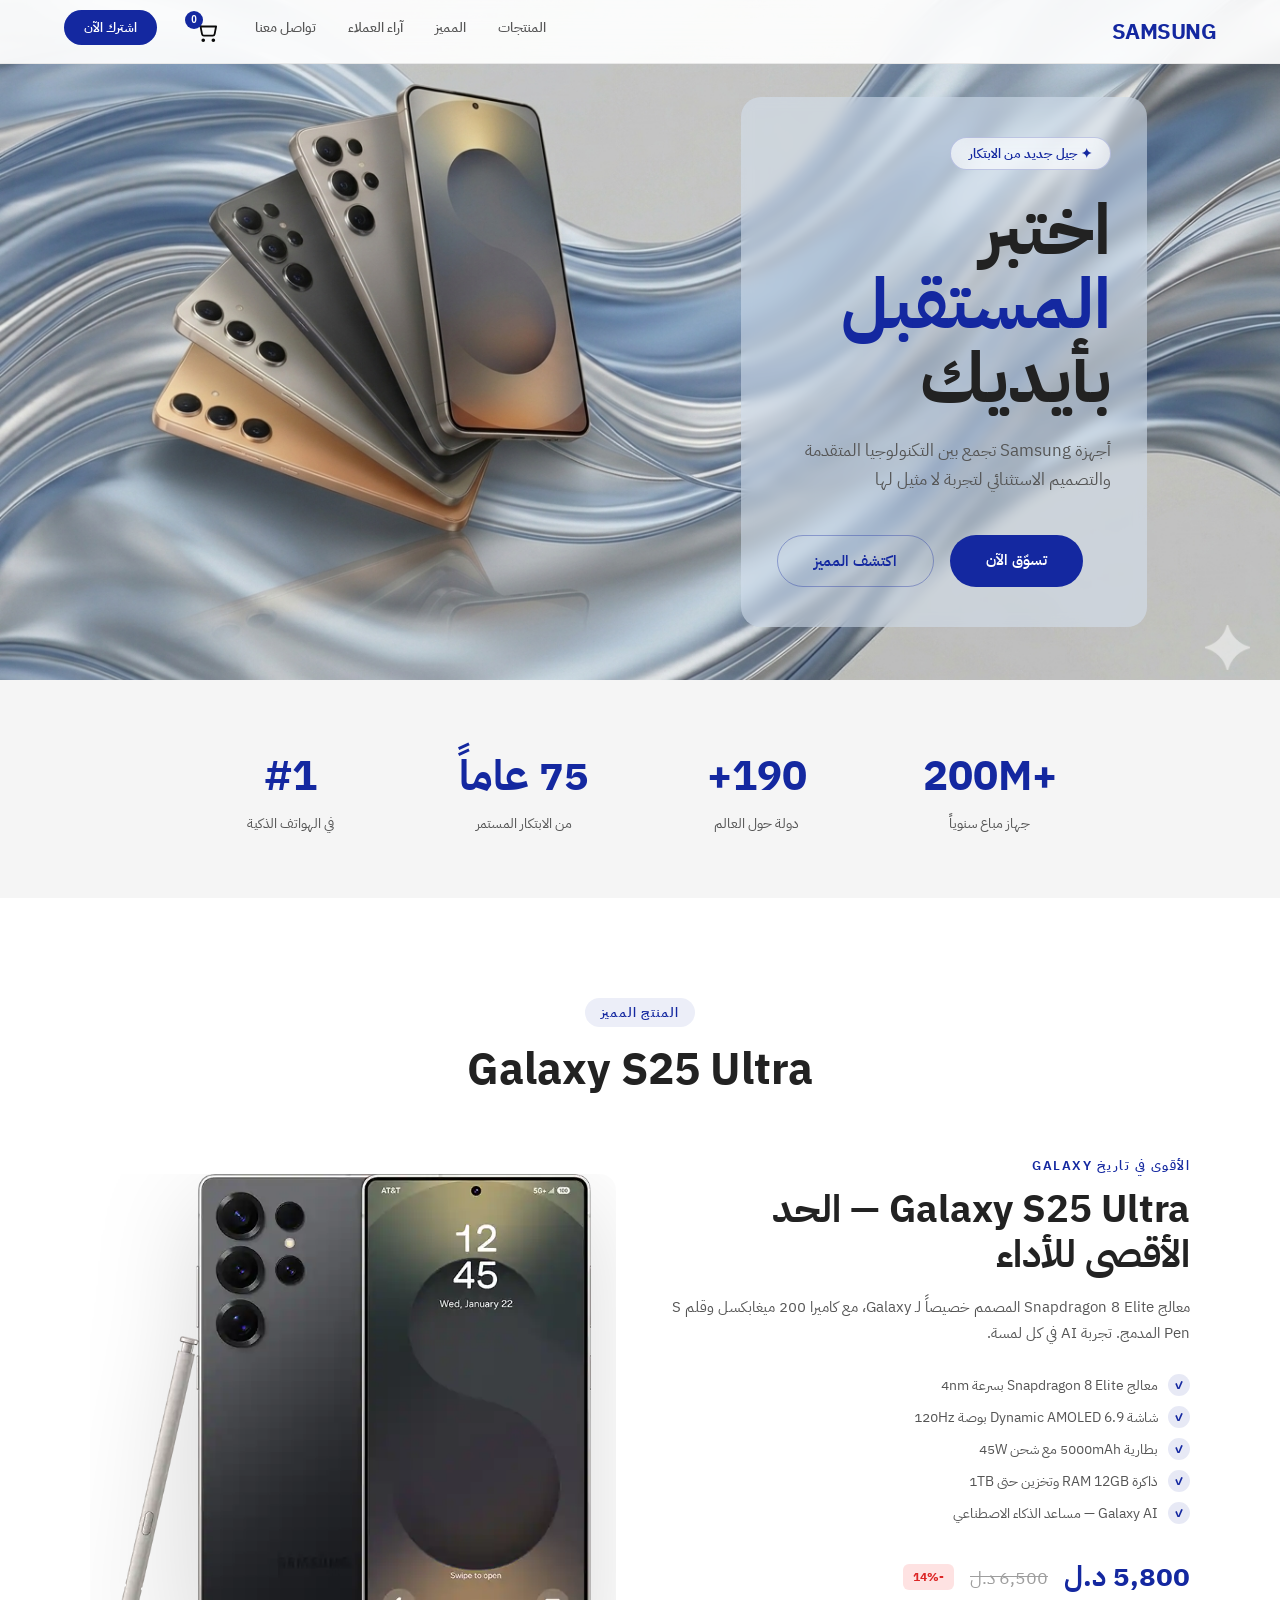
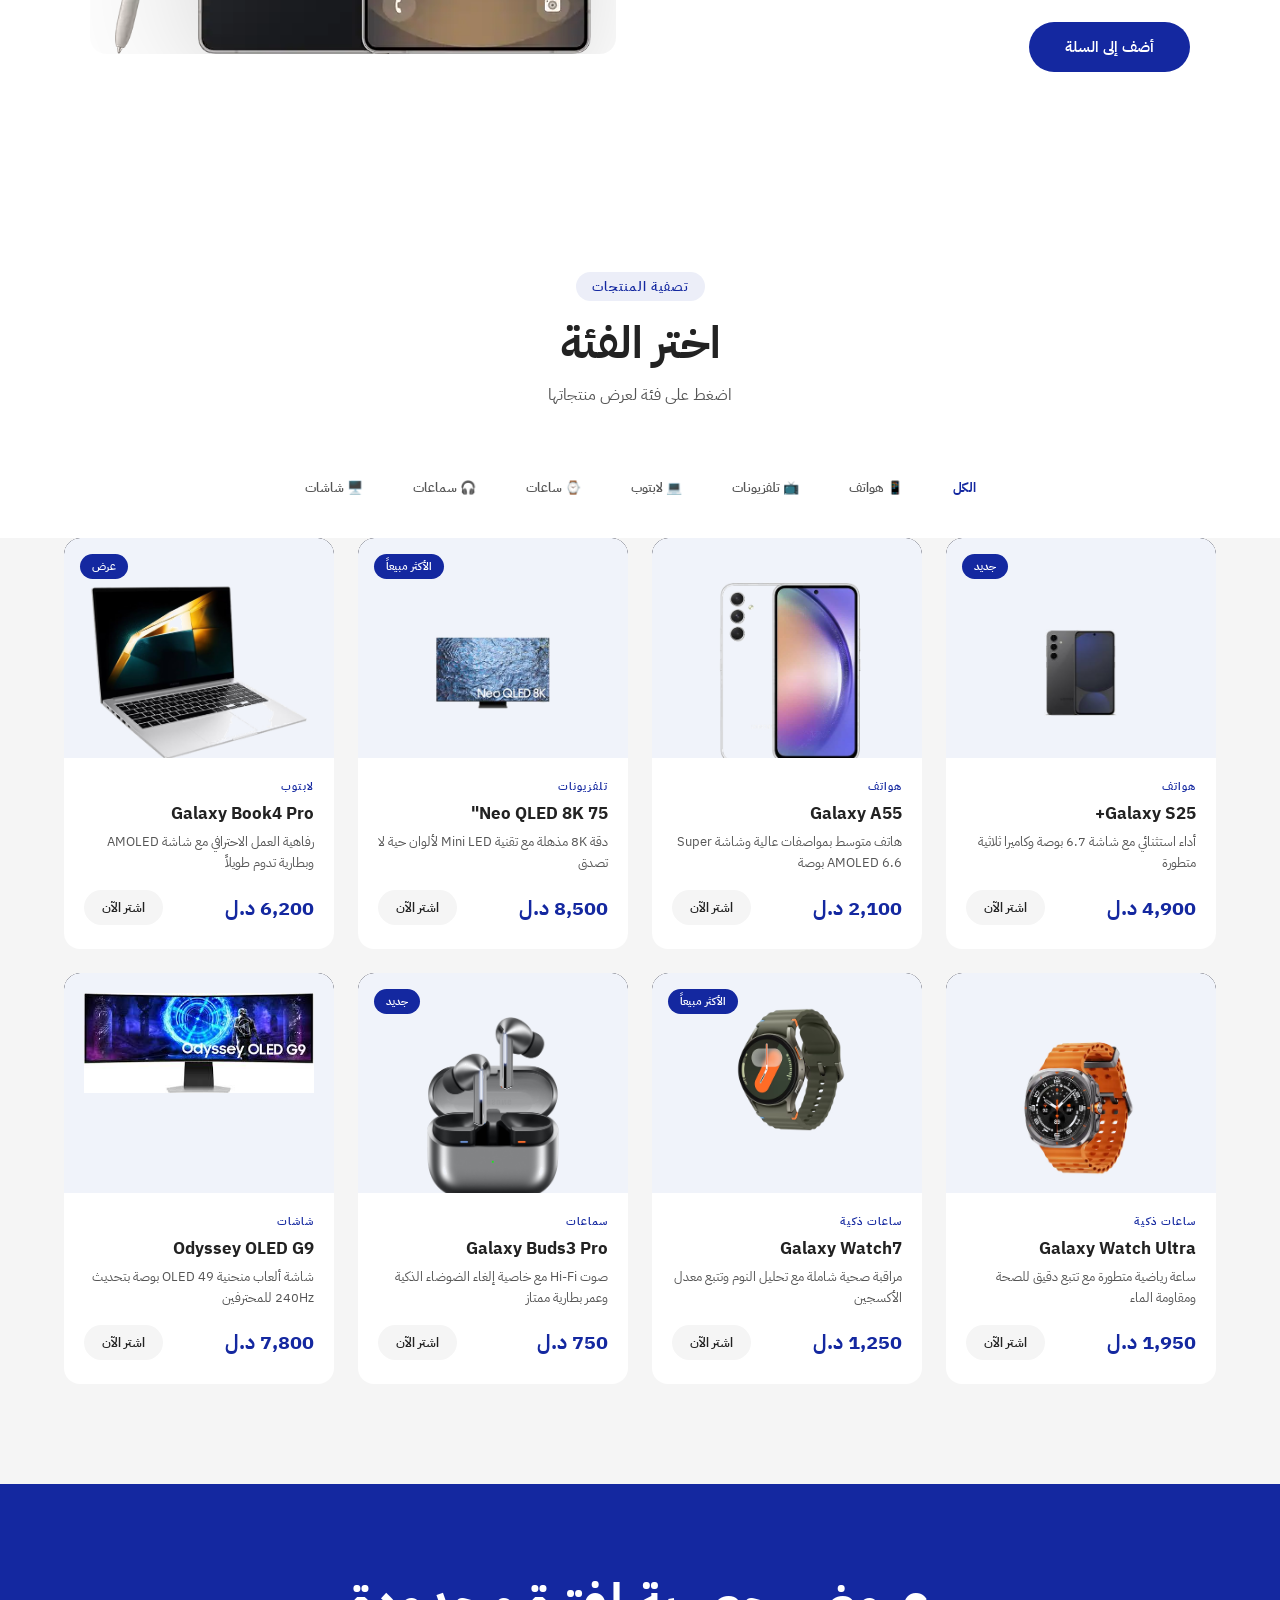
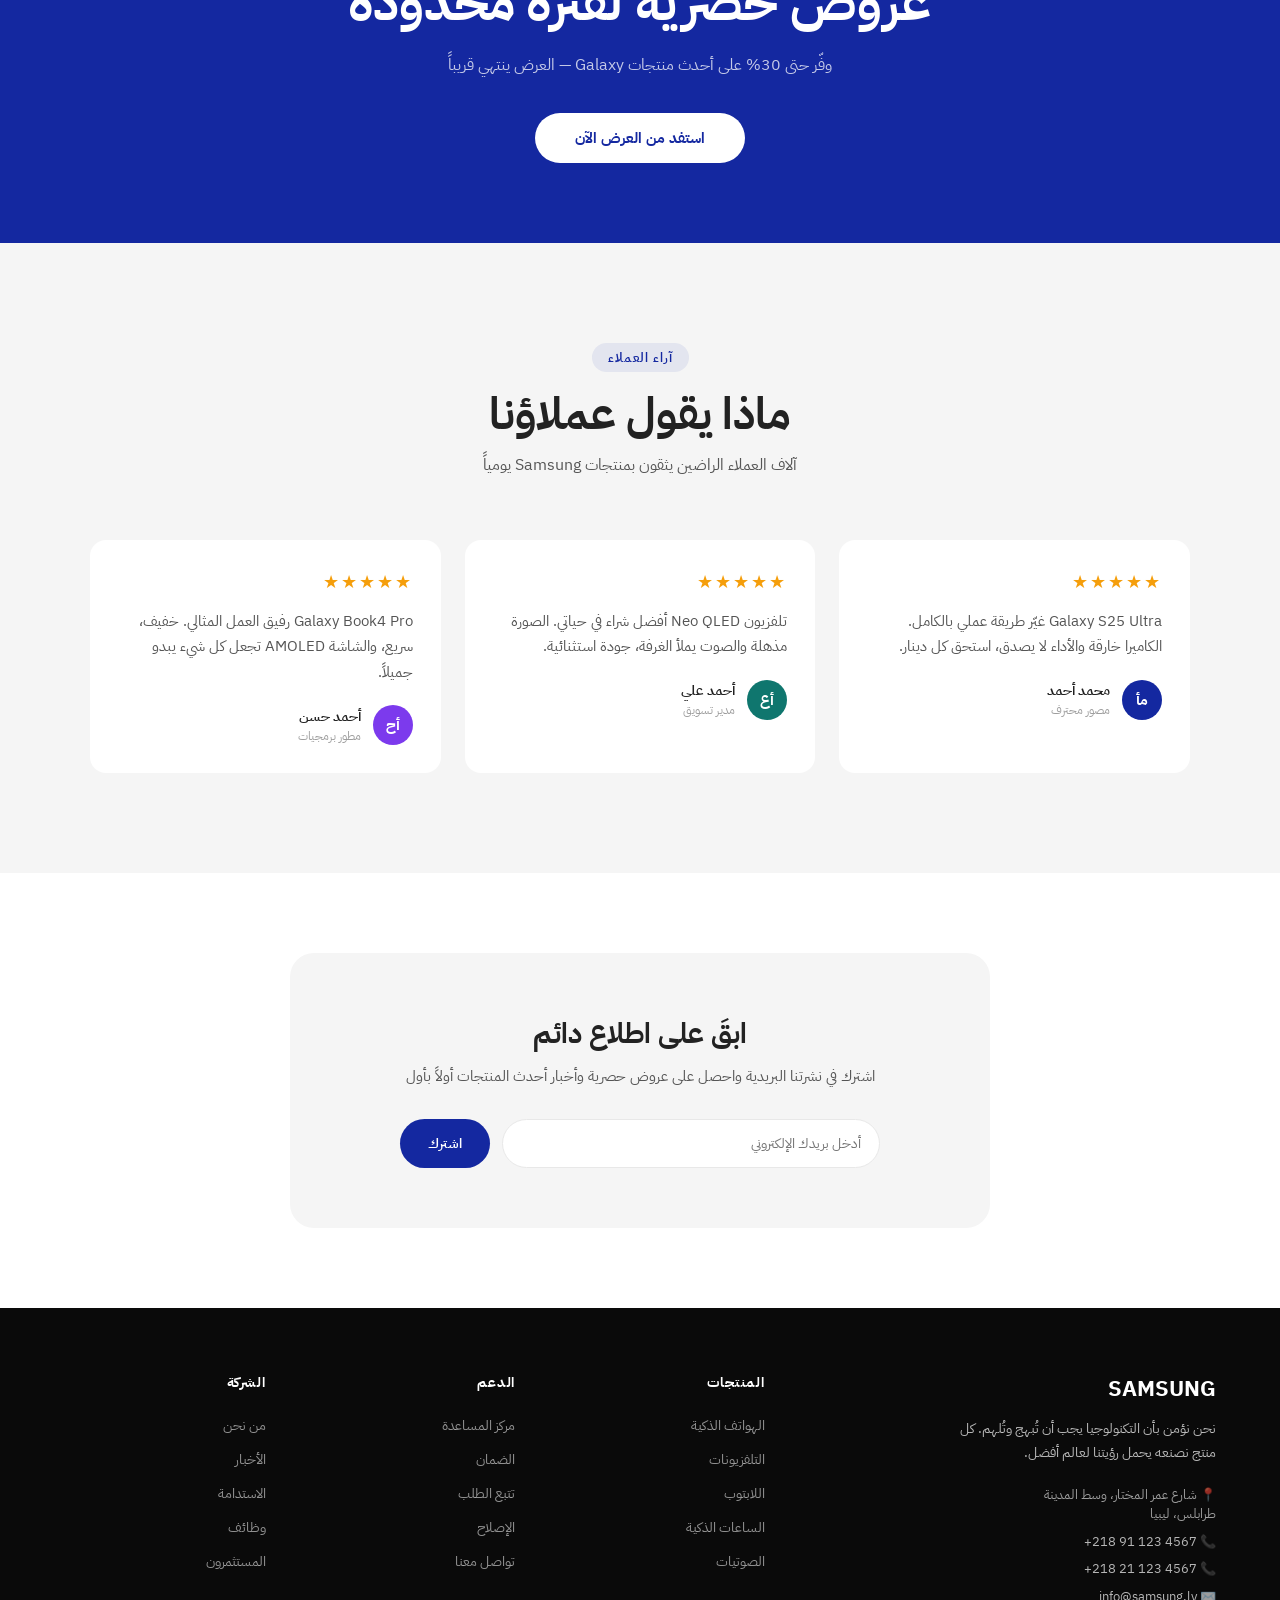
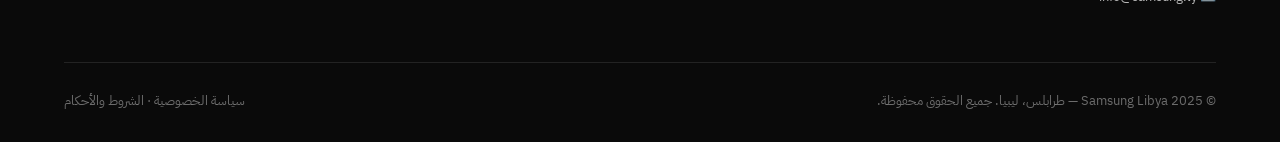
<file: index.html>
<!DOCTYPE html>
<html lang="ar" dir="rtl">
<head>
  <meta charset="UTF-8">
  <meta name="viewport" content="width=device-width, initial-scale=1.0">
  <meta name="description" content="سامسونج - اكتشف أحدث منتجات Samsung من هواتف وتلفزيونات وأجهزة منزلية">
  <meta name="keywords" content="Samsung, سامسونج, هواتف, تلفزيون, أجهزة">
  <meta name="author" content="Samsung Store">
  <title>Samsung - اكتشف الابتكار</title>
  <link rel="preconnect" href="https://fonts.googleapis.com">
  <link href="https://fonts.googleapis.com/css2?family=IBM+Plex+Sans+Arabic:wght@300;400;500;600;700&display=swap" rel="stylesheet">
  <link rel="stylesheet" href="style.css">
</head>
<body>

  <!-- NAVBAR -->
  <nav>
    <a href="#" class="nav-logo">SAMSUNG</a>
    <ul class="nav-links">
      <li><a href="#products">المنتجات</a></li>
      <li><a href="#featured">المميز</a></li>
      <li><a href="#testimonials">آراء العملاء</a></li>
      <li><a href="contact.html" target="_blank">تواصل معنا</a></li>
      <li>
        <button class="cart-btn" onclick="toggleCart()">
          <svg xmlns="http://www.w3.org/2000/svg" width="22" height="22" viewBox="0 0 24 24" fill="none" stroke="currentColor" stroke-width="2" stroke-linecap="round" stroke-linejoin="round">
            <circle cx="9" cy="21" r="1"/><circle cx="20" cy="21" r="1"/>
            <path d="M1 1h4l2.68 13.39a2 2 0 0 0 2 1.61h9.72a2 2 0 0 0 2-1.61L23 6H6"/>
          </svg>
          <span class="cart-count" id="cart-count">0</span>
        </button>
      </li>
      <li><a href="#newsletter" class="nav-cta">اشترك الآن</a></li>
    </ul>
  </nav>

  <!-- HERO -->
  <section class="hero">
    <img src="2.png" alt="" class="hero-bg-full" />
    <div class="hero-inner">
      <div class="hero-content">
        <span class="hero-badge">✦ جيل جديد من الابتكار</span>
        <h1>اختبر <span>المستقبل</span><br>بأيديك</h1>
        <p>أجهزة Samsung تجمع بين التكنولوجيا المتقدمة والتصميم الاستثنائي لتجربة لا مثيل لها</p>
        <div class="hero-buttons">
          <a href="#products" class="btn-primary">تسوّق الآن</a>
          <a href="#featured" class="btn-outline">اكتشف المميز</a>
        </div>
      </div>
    </div>
  </section>

  <!-- STATS -->
  <div class="stats">
    <div class="stats-grid">
      <div class="stat-item">
        <h3>+200M</h3>
        <p>جهاز مباع سنوياً</p>
      </div>
      <div class="stat-item">
        <h3>190+</h3>
        <p>دولة حول العالم</p>
      </div>
      <div class="stat-item">
        <h3>75 عاماً</h3>
        <p>من الابتكار المستمر</p>
      </div>
      <div class="stat-item">
        <h3>#1</h3>
        <p>في الهواتف الذكية</p>
      </div>
    </div>
  </div>


  <!-- FEATURED PRODUCT -->
  <section class="featured" id="featured">
    <div class="section-header">
      <span class="section-tag">المنتج المميز</span>
      <h2 class="section-title">Galaxy S25 Ultra</h2>
    </div>
    <div class="featured-grid">
      <div class="featured-info">
        <h3>الأقوى في تاريخ Galaxy</h3>
        <h2>Galaxy S25 Ultra — الحد الأقصى للأداء</h2>
        <p>معالج Snapdragon 8 Elite المصمم خصيصاً لـ Galaxy، مع كاميرا 200 ميغابكسل وقلم S Pen المدمج. تجربة AI في كل لمسة.</p>
        <ul class="specs-list">
          <li>معالج Snapdragon 8 Elite بسرعة 4nm</li>
          <li>شاشة Dynamic AMOLED 6.9 بوصة 120Hz</li>
          <li>بطارية 5000mAh مع شحن 45W</li>
          <li>ذاكرة RAM 12GB وتخزين حتى 1TB</li>
          <li>Galaxy AI — مساعد الذكاء الاصطناعي</li>
        </ul>
        <div class="price-row">
          <span class="price">5,800 د.ل</span>
          <span class="price-old">6,500 د.ل</span>
          <span class="discount-badge">-14%</span>
        </div>
        <a href="#" class="btn-primary">أضف إلى السلة</a>
      </div>
      <div class="featured-visual">
        <img src="titanium-black-hero-zoom.jpg" alt="Galaxy S25 Ultra" class="featured-product-img" />
      </div>
    </div>
  </section>
<!-- FILTER SECTION -->
  <section class="search-section" id="products">
    <div class="section-header">
      <span class="section-tag">تصفية المنتجات</span>
      <h2 class="section-title">اختر الفئة</h2>
      <p class="section-sub">اضغط على فئة لعرض منتجاتها</p>
    </div>
    <div class="search-box">
      <div class="filter-tabs">
        <button class="filter-tab filter-tab-active" onclick="filterProducts('all')">الكل</button>
        <button class="filter-tab" onclick="filterProducts('phones')">📱 هواتف</button>
        <button class="filter-tab" onclick="filterProducts('tv')">📺 تلفزيونات</button>
        <button class="filter-tab" onclick="filterProducts('laptop')">💻 لابتوب</button>
        <button class="filter-tab" onclick="filterProducts('watch')">⌚ ساعات</button>
        <button class="filter-tab" onclick="filterProducts('audio')">🎧 سماعات</button>
        <button class="filter-tab" onclick="filterProducts('screen')">🖥️ شاشات</button>
      </div>
    </div>
  </section>

  <!-- PRODUCTS GRID -->
  <section class="products" style="padding-top: 0;">
    <div class="products-grid" id="productsGrid">

      <!-- هواتف -->
      <div class="product-card" data-cat="phones">
        <div class="card-visual card-visual-img">
          <span class="card-badge">جديد</span>
          <img
            src="s25plus.png"
            alt="Galaxy S25+"
            class="card-product-img"
          >
        </div>
        <div class="card-body">
          <div class="card-category">هواتف</div>
          <div class="card-title">Galaxy S25+</div>
          <div class="card-desc">أداء استثنائي مع شاشة 6.7 بوصة وكاميرا ثلاثية متطورة</div>
          <div class="card-footer">
            <span class="card-price">4,900 د.ل</span>
            <a href="#" class="card-btn">اشتر الآن</a>
          </div>
        </div>
      </div>

      <div class="product-card" data-cat="phones">
        <div class="card-visual card-visual-img">
          <img
            src="Samsung-Galaxy-A55.png"
            alt="Galaxy A55"
            class="card-product-img"
          >
        </div>
        <div class="card-body">
          <div class="card-category">هواتف</div>
          <div class="card-title">Galaxy A55</div>
          <div class="card-desc">هاتف متوسط بمواصفات عالية وشاشة Super AMOLED 6.6 بوصة</div>
          <div class="card-footer">
            <span class="card-price">2,100 د.ل</span>
            <a href="#" class="card-btn">اشتر الآن</a>
          </div>
        </div>
      </div>

      <!-- تلفزيونات -->
      <div class="product-card" data-cat="tv">
        <div class="card-visual card-visual-img">
          <span class="card-badge">الأكثر مبيعاً</span>
          <img
            src="qled.png"
            alt="Neo QLED 8K"
            class="card-product-img"
          >
        </div>
        <div class="card-body">
          <div class="card-category">تلفزيونات</div>
          <div class="card-title">Neo QLED 8K 75"</div>
          <div class="card-desc">دقة 8K مذهلة مع تقنية Mini LED لألوان حية لا تصدق</div>
          <div class="card-footer">
            <span class="card-price">8,500 د.ل</span>
            <a href="#" class="card-btn">اشتر الآن</a>
          </div>
        </div>
      </div>

      <!-- لابتوب -->
      <div class="product-card" data-cat="laptop">
        <div class="card-visual card-visual-img">
          <span class="card-badge">عرض</span>
          <img
            src="Galaxy_Book4_Pro1.png"
            alt="Galaxy Book4 Pro"
            class="card-product-img"
          >
        </div>
        <div class="card-body">
          <div class="card-category">لابتوب</div>
          <div class="card-title">Galaxy Book4 Pro</div>
          <div class="card-desc">رفاهية العمل الاحترافي مع شاشة AMOLED وبطارية تدوم طويلاً</div>
          <div class="card-footer">
            <span class="card-price">6,200 د.ل</span>
            <a href="#" class="card-btn">اشتر الآن</a>
          </div>
        </div>
      </div>

      <!-- ساعات -->
      <div class="product-card" data-cat="watch">
        <div class="card-visual card-visual-img">
          <img
            src="Galaxy-Watch-Ultra-1.png"
            alt="Galaxy Watch Ultra"
            class="card-product-img"
          >
        </div>
        <div class="card-body">
          <div class="card-category">ساعات ذكية</div>
          <div class="card-title">Galaxy Watch Ultra</div>
          <div class="card-desc">ساعة رياضية متطورة مع تتبع دقيق للصحة ومقاومة الماء</div>
          <div class="card-footer">
            <span class="card-price">1,950 د.ل</span>
            <a href="#" class="card-btn">اشتر الآن</a>
          </div>
        </div>
      </div>

      <div class="product-card" data-cat="watch">
        <div class="card-visual card-visual-img">
          <span class="card-badge">الأكثر مبيعاً</span>
          <img
            src="watch34343.jpg"
            alt="Galaxy Watch7"
            class="card-product-img watch-img"
          >
        </div>
        <div class="card-body">
          <div class="card-category">ساعات ذكية</div>
          <div class="card-title">Galaxy Watch7</div>
          <div class="card-desc">مراقبة صحية شاملة مع تحليل النوم وتتبع معدل الأكسجين</div>
          <div class="card-footer">
            <span class="card-price">1,250 د.ل</span>
            <a href="#" class="card-btn">اشتر الآن</a>
          </div>
        </div>
      </div>

      <!-- سماعات -->
      <div class="product-card" data-cat="audio">
        <div class="card-visual card-visual-img">
          <span class="card-badge">جديد</span>
          <img
            src="Galaxy_Buds3_Pro.png"
            alt="Galaxy Buds3 Pro"
            class="card-product-img"
          >
        </div>
        <div class="card-body">
          <div class="card-category">سماعات</div>
          <div class="card-title">Galaxy Buds3 Pro</div>
          <div class="card-desc">صوت Hi-Fi مع خاصية إلغاء الضوضاء الذكية وعمر بطارية ممتاز</div>
          <div class="card-footer">
            <span class="card-price">750 د.ل</span>
            <a href="#" class="card-btn">اشتر الآن</a>
          </div>
        </div>
      </div>

      <!-- شاشات -->
      <div class="product-card" data-cat="screen">
        <div class="card-visual card-visual-img">
          <img
            src="12222121212.jpg"
            alt="Odyssey OLED G9"
            class="card-product-img odyssey-img"
          >
        </div>
        <div class="card-body">
          <div class="card-category">شاشات</div>
          <div class="card-title">Odyssey OLED G9</div>
          <div class="card-desc">شاشة ألعاب منحنية OLED 49 بوصة بتحديث 240Hz للمحترفين</div>
          <div class="card-footer">
            <span class="card-price">7,800 د.ل</span>
            <a href="#" class="card-btn">اشتر الآن</a>
          </div>
        </div>
      </div>

    </div>
  </section>

  <!-- PROMO BANNER -->
  <section class="promo-banner">
    <h2>عروض حصرية لفترة محدودة</h2>
    <p>وفّر حتى 30% على أحدث منتجات Galaxy — العرض ينتهي قريباً</p>
    <a href="#products" class="btn-white">استفد من العرض الآن</a>
  </section>

  <!-- TESTIMONIALS -->
  <section class="testimonials" id="testimonials">
    <div class="section-header">
      <span class="section-tag">آراء العملاء</span>
      <h2 class="section-title">ماذا يقول عملاؤنا</h2>
      <p class="section-sub">آلاف العملاء الراضين يثقون بمنتجات Samsung يومياً</p>
    </div>
    <div class="t-grid">
      <div class="t-card">
        <div class="t-stars">★★★★★</div>
        <p class="t-text">Galaxy S25 Ultra غيّر طريقة عملي بالكامل. الكاميرا خارقة والأداء لا يصدق، استحق كل دينار.</p>
        <div class="t-author">
          <div class="t-avatar" style="background: var(--blue);">مأ</div>
          <div>
            <div class="t-name">محمد أحمد</div>
            <div class="t-role">مصور محترف</div>
          </div>
        </div>
      </div>
      <div class="t-card">
        <div class="t-stars">★★★★★</div>
        <p class="t-text">تلفزيون Neo QLED أفضل شراء في حياتي. الصورة مذهلة والصوت يملأ الغرفة، جودة استثنائية.</p>
        <div class="t-author">
          <div class="t-avatar" style="background: #0f766e;">أع</div>
          <div>
            <div class="t-name">أحمد علي</div>
            <div class="t-role">مدير تسويق</div>
          </div>
        </div>
      </div>
      <div class="t-card">
        <div class="t-stars">★★★★★</div>
        <p class="t-text">Galaxy Book4 Pro رفيق العمل المثالي. خفيف، سريع، والشاشة AMOLED تجعل كل شيء يبدو جميلاً.</p>
        <div class="t-author">
          <div class="t-avatar" style="background: #7c3aed;">أح</div>
          <div>
            <div class="t-name">أحمد حسن</div>
            <div class="t-role">مطور برمجيات</div>
          </div>
        </div>
      </div>
    </div>
  </section>

  <!-- NEWSLETTER -->
  <section class="newsletter" id="newsletter">
    <div class="newsletter-box">
      <h2>ابقَ على اطلاع دائم</h2>
      <p>اشترك في نشرتنا البريدية واحصل على عروض حصرية وأخبار أحدث المنتجات أولاً بأول</p>
      <div class="form-row">
        <input type="email" placeholder="أدخل بريدك الإلكتروني">
        <button type="button">اشترك</button>
      </div>
    </div>
  </section>

  <!-- FOOTER -->
  <footer>
    <div class="footer-grid">
      <div class="footer-brand">
        <h3>SAMSUNG</h3>
        <p>نحن نؤمن بأن التكنولوجيا يجب أن تُبهج وتُلهم. كل منتج نصنعه يحمل رؤيتنا لعالم أفضل.</p>
        <address class="footer-address">
          <p>📍 شارع عمر المختار، وسط المدينة<br>طرابلس، ليبيا</p>
          <p>📞 <a href="tel:+218911234567">‎+218 91 123 4567</a></p>
          <p>📞 <a href="tel:+218211234567">‎+218 21 123 4567</a></p>
          <p>✉️ <a href="mailto:info@samsung.ly">info@samsung.ly</a></p>
        </address>
      </div>
      <div class="footer-col">
        <h4>المنتجات</h4>
        <ul>
          <li><a href="#">الهواتف الذكية</a></li>
          <li><a href="#">التلفزيونات</a></li>
          <li><a href="#">اللابتوب</a></li>
          <li><a href="#">الساعات الذكية</a></li>
          <li><a href="#">الصوتيات</a></li>
        </ul>
      </div>
      <div class="footer-col">
        <h4>الدعم</h4>
        <ul>
          <li><a href="#">مركز المساعدة</a></li>
          <li><a href="#">الضمان</a></li>
          <li><a href="#">تتبع الطلب</a></li>
          <li><a href="#">الإصلاح</a></li>
          <li><a href="#">تواصل معنا</a></li>
        </ul>
      </div>
      <div class="footer-col">
        <h4>الشركة</h4>
        <ul>
          <li><a href="#">من نحن</a></li>
          <li><a href="#">الأخبار</a></li>
          <li><a href="#">الاستدامة</a></li>
          <li><a href="#">وظائف</a></li>
          <li><a href="#">المستثمرون</a></li>
        </ul>
      </div>
    </div>
    <div class="footer-bottom">
      <span>© 2025 Samsung Libya — طرابلس، ليبيا. جميع الحقوق محفوظة.</span>
      <span>سياسة الخصوصية · الشروط والأحكام</span>
    </div>
  </footer>

  <script src="script.js"></script>
</body>
</html>
</file>
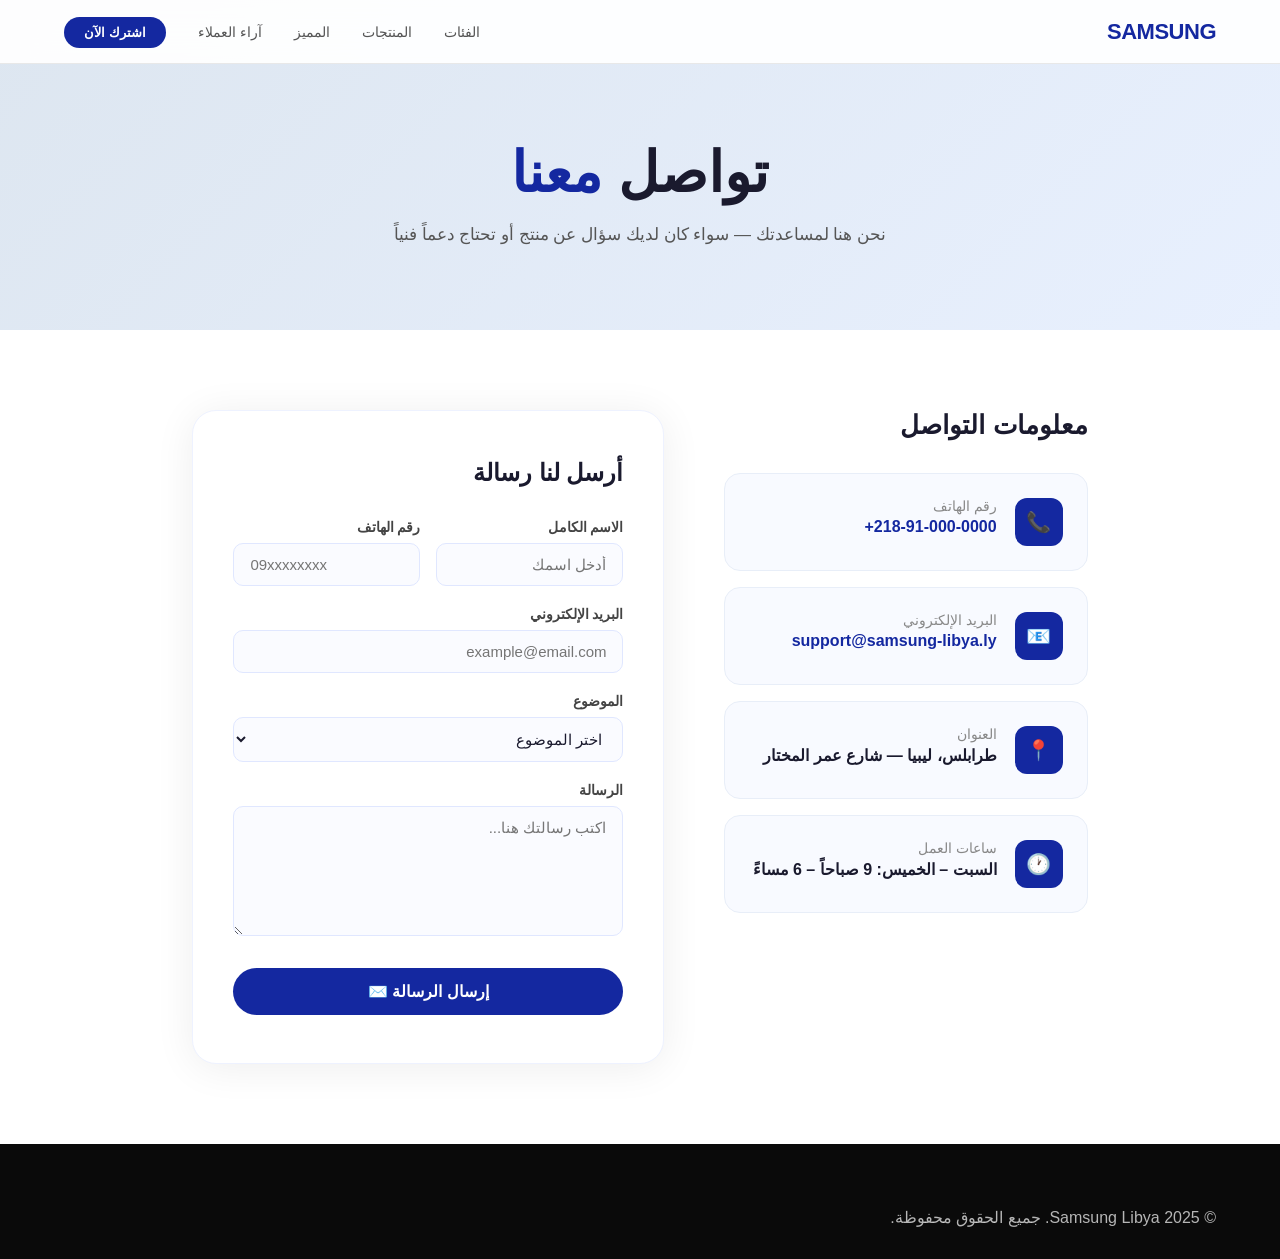
<file: contact.html>
<!DOCTYPE html>
<html lang="ar" dir="rtl">
<head>
  <meta charset="UTF-8" />
  <meta name="viewport" content="width=device-width, initial-scale=1.0" />
  <title>تواصل معنا — Samsung Libya</title>
  <link rel="stylesheet" href="style.css" />
  <style>
    /* ===== CONTACT PAGE ===== */
    .contact-hero {
      background: linear-gradient(135deg, #dde6f0 0%, #e8f0fe 100%);
      padding: 140px 8% 80px;
      text-align: center;
    }

    .contact-hero h1 {
      font-size: clamp(32px, 5vw, 56px);
      font-weight: 700;
      color: #1a1a2e;
      margin-bottom: 16px;
    }

    .contact-hero h1 span { color: #1428a0; }

    .contact-hero p {
      font-size: 17px;
      color: #555;
      max-width: 500px;
      margin: 0 auto;
      line-height: 1.7;
    }

    /* ===== CONTACT SECTION ===== */
    .contact-section {
      padding: 80px 8%;
      max-width: 1100px;
      margin: 0 auto;
      display: grid;
      grid-template-columns: 1fr 1.3fr;
      gap: 60px;
      align-items: start;
    }

    /* معلومات التواصل */
    .contact-info h2 {
      font-size: 26px;
      font-weight: 700;
      color: #1a1a2e;
      margin-bottom: 32px;
    }

    .info-card {
      display: flex;
      align-items: flex-start;
      gap: 18px;
      padding: 24px;
      background: #f8faff;
      border-radius: 16px;
      margin-bottom: 16px;
      border: 1px solid #e8eef8;
      transition: box-shadow 0.3s;
    }

    .info-card:hover {
      box-shadow: 0 8px 24px rgba(20,40,160,0.08);
    }

    .info-icon {
      width: 48px;
      height: 48px;
      background: #1428a0;
      border-radius: 12px;
      display: flex;
      align-items: center;
      justify-content: center;
      flex-shrink: 0;
      font-size: 20px;
    }

    .info-text h4 {
      font-size: 14px;
      color: #888;
      margin-bottom: 4px;
      font-weight: 500;
    }

    .info-text p {
      font-size: 16px;
      color: #1a1a2e;
      font-weight: 600;
      margin: 0;
    }

    .info-text a {
      color: #1428a0;
      text-decoration: none;
    }

    /* الفورم */
    .contact-form-wrap {
      background: #fff;
      border-radius: 24px;
      padding: 48px 40px;
      box-shadow: 0 4px 40px rgba(0,0,0,0.07);
      border: 1px solid #eef2ff;
    }

    .contact-form-wrap h2 {
      font-size: 24px;
      font-weight: 700;
      color: #1a1a2e;
      margin-bottom: 32px;
    }

    .form-group {
      margin-bottom: 20px;
    }

    .form-group label {
      display: block;
      font-size: 14px;
      font-weight: 600;
      color: #444;
      margin-bottom: 8px;
    }

    .form-group input,
    .form-group select,
    .form-group textarea {
      width: 100%;
      padding: 12px 16px;
      border: 1.5px solid #e0e7ff;
      border-radius: 10px;
      font-size: 15px;
      font-family: 'IBM Plex Sans Arabic', sans-serif;
      color: #1a1a2e;
      background: #fafbff;
      transition: border-color 0.2s, box-shadow 0.2s;
      outline: none;
      box-sizing: border-box;
    }

    .form-group input:focus,
    .form-group select:focus,
    .form-group textarea:focus {
      border-color: #1428a0;
      box-shadow: 0 0 0 3px rgba(20,40,160,0.08);
      background: #fff;
    }

    .form-group textarea {
      resize: vertical;
      min-height: 130px;
    }

    .form-row {
      display: grid;
      grid-template-columns: 1fr 1fr;
      gap: 16px;
    }

    .submit-btn {
      width: 100%;
      padding: 14px;
      background: #1428a0;
      color: #fff;
      border: none;
      border-radius: 50px;
      font-size: 16px;
      font-weight: 700;
      font-family: 'IBM Plex Sans Arabic', sans-serif;
      cursor: pointer;
      transition: background 0.2s, transform 0.2s;
      margin-top: 8px;
    }

    .submit-btn:hover {
      background: #0f1f80;
      transform: translateY(-2px);
    }

    .success-msg {
      display: none;
      text-align: center;
      padding: 20px;
      background: #f0fdf4;
      border-radius: 12px;
      color: #16a34a;
      font-weight: 600;
      font-size: 16px;
      margin-top: 16px;
      border: 1px solid #bbf7d0;
    }

    /* responsive */
    @media (max-width: 768px) {
      .contact-section {
        grid-template-columns: 1fr;
        gap: 40px;
        padding: 60px 6%;
      }
      .form-row { grid-template-columns: 1fr; }
      .contact-form-wrap { padding: 32px 24px; }
    }
  </style>
</head>
<body>

  <!-- NAV -->
  <nav>
    <a href="index.html" class="nav-logo">SAMSUNG</a>
    <ul class="nav-links">
      <li><a href="index.html#categories">الفئات</a></li>
      <li><a href="index.html#products">المنتجات</a></li>
      <li><a href="index.html#featured">المميز</a></li>
      <li><a href="index.html#testimonials">آراء العملاء</a></li>
      <li><a href="index.html#newsletter" class="nav-cta">اشترك الآن</a></li>
    </ul>
  </nav>

  <!-- HERO -->
  <div class="contact-hero">
    <h1>تواصل <span>معنا</span></h1>
    <p>نحن هنا لمساعدتك — سواء كان لديك سؤال عن منتج أو تحتاج دعماً فنياً</p>
  </div>

  <!-- CONTACT SECTION -->
  <div class="contact-section">

    <!-- معلومات التواصل -->
    <div class="contact-info">
      <h2>معلومات التواصل</h2>

      <div class="info-card">
        <div class="info-icon">📞</div>
        <div class="info-text">
          <h4>رقم الهاتف</h4>
          <p><a href="tel:+218910000000">218-91-000-0000+</a></p>
        </div>
      </div>

      <div class="info-card">
        <div class="info-icon">📧</div>
        <div class="info-text">
          <h4>البريد الإلكتروني</h4>
          <p><a href="mailto:support@samsung-libya.ly">support@samsung-libya.ly</a></p>
        </div>
      </div>

      <div class="info-card">
        <div class="info-icon">📍</div>
        <div class="info-text">
          <h4>العنوان</h4>
          <p>طرابلس، ليبيا — شارع عمر المختار</p>
        </div>
      </div>

      <div class="info-card">
        <div class="info-icon">🕐</div>
        <div class="info-text">
          <h4>ساعات العمل</h4>
          <p>السبت – الخميس: 9 صباحاً – 6 مساءً</p>
        </div>
      </div>
    </div>

    <!-- الفورم -->
    <div class="contact-form-wrap">
      <h2>أرسل لنا رسالة</h2>

      <div class="form-row">
        <div class="form-group">
          <label>الاسم الكامل</label>
          <input type="text" id="name" placeholder="أدخل اسمك" />
        </div>
        <div class="form-group">
          <label>رقم الهاتف</label>
          <input type="tel" id="phone" placeholder="09xxxxxxxx" />
        </div>
      </div>

      <div class="form-group">
        <label>البريد الإلكتروني</label>
        <input type="email" id="email" placeholder="example@email.com" />
      </div>

      <div class="form-group">
        <label>الموضوع</label>
        <select id="subject">
          <option value="">اختر الموضوع</option>
          <option>استفسار عن منتج</option>
          <option>دعم فني</option>
          <option>طلب ضمان</option>
          <option>شكوى</option>
          <option>أخرى</option>
        </select>
      </div>

      <div class="form-group">
        <label>الرسالة</label>
        <textarea id="message" placeholder="اكتب رسالتك هنا..."></textarea>
      </div>

      <button class="submit-btn" onclick="sendMessage()">إرسال الرسالة ✉️</button>
      <div class="success-msg" id="success-msg">✓ تم إرسال رسالتك بنجاح! سنتواصل معك قريباً.</div>
    </div>

  </div>

  <!-- FOOTER -->
  <footer class="footer">
    <div class="footer-inner">
      <p class="footer-copy">© 2025 Samsung Libya. جميع الحقوق محفوظة.</p>
    </div>
  </footer>

  <script>
    function sendMessage() {
      const name = document.getElementById('name').value.trim();
      const email = document.getElementById('email').value.trim();
      const message = document.getElementById('message').value.trim();

      if (!name || !email || !message) {
        alert('يرجى تعبئة الاسم والإيميل والرسالة على الأقل');
        return;
      }

      const btn = document.querySelector('.submit-btn');
      btn.textContent = 'جاري الإرسال...';
      btn.disabled = true;

      setTimeout(() => {
        document.getElementById('success-msg').style.display = 'block';
        btn.textContent = '✓ تم الإرسال';
        btn.style.background = '#16a34a';
        document.getElementById('name').value = '';
        document.getElementById('email').value = '';
        document.getElementById('phone').value = '';
        document.getElementById('message').value = '';
        document.getElementById('subject').value = '';
      }, 1200);
    }

    // Navbar scroll effect
    const nav = document.querySelector('nav');
    window.addEventListener('scroll', () => {
      nav.style.background = window.scrollY > 60
        ? 'rgba(255,255,255,0.98)'
        : 'rgba(255,255,255,0.92)';
    });
  </script>

</body>
</html>
</file>
<file: style.css>
/* ========================================
   Samsung Libya — style.css
   ======================================== */

:root {
  --black: #0a0a0a;
  --white: #ffffff;
  --blue: #1428a0;
  --blue-light: #2541c0;
  --gray-100: #f5f5f5;
  --gray-200: #e8e8e8;
  --gray-400: #9e9e9e;
  --gray-600: #555555;
  --gray-800: #222222;
  --accent: #1428a0;
  --radius: 16px;
  --radius-sm: 8px;
  --transition: 0.35s cubic-bezier(0.4, 0, 0.2, 1);
}

* {
  margin: 0;
  padding: 0;
  box-sizing: border-box;
}

html {
  scroll-behavior: smooth;
}

body {
  font-family: 'IBM Plex Sans Arabic', sans-serif;
  background: var(--white);
  color: var(--black);
  direction: rtl;
  overflow-x: hidden;
}

/* ===== NAVBAR ===== */
nav {
  position: fixed;
  top: 0;
  right: 0;
  left: 0;
  z-index: 100;
  background: rgba(255,255,255,0.92);
  backdrop-filter: blur(16px);
  border-bottom: 1px solid var(--gray-200);
  display: flex;
  align-items: center;
  justify-content: space-between;
  padding: 0 5%;
  height: 64px;
  transition: background var(--transition);
}

.nav-logo {
  font-size: 22px;
  font-weight: 700;
  color: var(--blue);
  letter-spacing: -0.5px;
  text-decoration: none;
}

.nav-links {
  display: flex;
  list-style: none;
  gap: 32px;
}

.nav-links a {
  text-decoration: none;
  color: var(--gray-600);
  font-size: 14px;
  font-weight: 500;
  transition: color var(--transition);
  position: relative;
}

.nav-links a::after {
  content: '';
  position: absolute;
  bottom: -4px;
  right: 0;
  width: 0;
  height: 2px;
  background: var(--blue);
  transition: width var(--transition);
}

.nav-links a:hover { color: var(--blue); }
.nav-links a:hover::after { width: 100%; }

.nav-cta {
  background: var(--blue);
  color: var(--white) !important;
  padding: 8px 20px;
  border-radius: 50px;
  font-size: 13px !important;
  font-weight: 600 !important;
  transition: background var(--transition), transform var(--transition) !important;
}

.nav-cta:hover {
  background: var(--blue-light) !important;
  color: var(--white) !important;
  transform: translateY(-1px);
}

.nav-cta::after { display: none !important; }

.hero {
  height: 100vh;
  max-height: 680px;
  background: #d6e2f0;
  display: flex;
  align-items: center;
  justify-content: center;
  padding-top: 64px;
  position: relative;
  overflow: hidden;
}

.hero-bg-full {
  position: absolute;
  inset: 0;
  width: 100%;
  height: 100%;
  object-fit: cover;
  object-position: left center;
  z-index: 0;
  display: block;
}

.hero-inner {
  display: flex;
  align-items: center;
  justify-content: flex-start;
  width: 100%;
  max-width: 1200px;
  height: 100%;
  position: relative;
  z-index: 1;
  padding: 0 6%;
}

.hero-content {
  flex: 0 0 40%;
  text-align: right;
  background: rgba(214, 226, 240, 0.55);
  backdrop-filter: blur(6px);
  border-radius: 20px;
  padding: 40px 36px;
  margin-top: 80px;
  animation: fadeInUp 0.9s ease 0.1s both;
}

.hero-badge {
  display: inline-block;
  background: rgba(255,255,255,0.60);
  color: var(--blue);
  border: 1px solid rgba(20,40,160,0.22);
  padding: 6px 18px;
  border-radius: 50px;
  font-size: 13px;
  font-weight: 600;
  margin-bottom: 24px;
  backdrop-filter: blur(8px);
  animation: fadeInDown 0.8s ease forwards;
}

.hero h1 {
  font-size: clamp(38px, 5.5vw, 72px);
  font-weight: 700;
  color: var(--gray-800);
  line-height: 1.05;
  margin-bottom: 20px;
}

.hero h1 span { color: var(--blue); }

.hero p {
  font-size: clamp(14px, 1.5vw, 17px);
  color: var(--gray-600);
  max-width: 400px;
  margin: 0 0 40px;
  line-height: 1.75;
}

.hero-buttons {
  display: flex;
  gap: 16px;
  flex-wrap: wrap;
  justify-content: flex-end;
  animation: fadeInUp 1s ease 0.3s both;
}

.btn-primary {
  background: var(--blue);
  color: var(--white);
  padding: 14px 36px;
  border-radius: 50px;
  text-decoration: none;
  font-size: 15px;
  font-weight: 600;
  transition: background var(--transition), transform var(--transition), box-shadow var(--transition);
  display: inline-block;
}

.btn-primary:hover {
  background: var(--blue-light);
  transform: translateY(-2px);
  box-shadow: 0 12px 32px rgba(20,40,160,0.4);
}

.btn-outline {
  background: transparent;
  color: var(--blue);
  padding: 14px 36px;
  border-radius: 50px;
  text-decoration: none;
  font-size: 15px;
  font-weight: 600;
  border: 1.5px solid rgba(20,40,160,0.35);
  transition: border-color var(--transition), transform var(--transition), background var(--transition);
  display: inline-block;
}

.btn-outline:hover {
  border-color: var(--blue);
  background: rgba(20,40,160,0.06);
  transform: translateY(-2px);
}



/* ===== STATS ===== */
.stats {
  background: var(--gray-100);
  padding: 64px 5%;
}

.stats-grid {
  display: grid;
  grid-template-columns: repeat(auto-fit, minmax(160px, 1fr));
  gap: 32px;
  max-width: 900px;
  margin: 0 auto;
  text-align: center;
}

.stat-item h3 {
  font-size: 42px;
  font-weight: 700;
  color: var(--blue);
  margin-bottom: 6px;
}

.stat-item p {
  font-size: 14px;
  color: var(--gray-600);
  font-weight: 400;
}

/* ===== SECTION COMMON ===== */
section { padding: 100px 5%; }

.section-header {
  text-align: center;
  margin-bottom: 60px;
}

.section-tag {
  display: inline-block;
  background: rgba(20,40,160,0.08);
  color: var(--blue);
  padding: 5px 16px;
  border-radius: 50px;
  font-size: 13px;
  font-weight: 600;
  margin-bottom: 16px;
  text-transform: uppercase;
  letter-spacing: 1px;
}

.section-title {
  font-size: clamp(28px, 4vw, 44px);
  font-weight: 700;
  color: var(--gray-800);
  margin-bottom: 12px;
  line-height: 1.2;
}

.section-sub {
  font-size: 16px;
  color: var(--gray-600);
  max-width: 520px;
  margin: 0 auto;
  line-height: 1.7;
}

/* ===== FEATURED PRODUCT ===== */
.featured { background: var(--white); }

.featured-grid {
  display: grid;
  grid-template-columns: 1fr 1fr;
  gap: 48px;
  align-items: center;
  max-width: 1100px;
  margin: 0 auto;
}

.featured-visual {
  border-radius: var(--radius);
  text-align: center;
  position: relative;
  overflow: hidden;
  padding: 0;
  background: transparent;
}

.featured-img-bg {
  background: #f0f3fa;
  border-radius: var(--radius);
  padding: 0;
  position: relative;
  overflow: hidden;
  min-height: 480px;
  display: flex;
  align-items: center;
  justify-content: center;
}

.featured-img-bg::before {
  content: '';
  position: absolute;
  top: -80px;
  right: -80px;
  width: 300px;
  height: 300px;
  background: radial-gradient(circle, rgba(20,40,160,0.12) 0%, transparent 70%);
  pointer-events: none;
}

.featured-img-bg::after {
  content: '';
  position: absolute;
  bottom: -60px;
  left: -40px;
  width: 220px;
  height: 220px;
  background: radial-gradient(circle, rgba(59,130,246,0.15) 0%, transparent 70%);
  pointer-events: none;
}

.product-img-placeholder {
  width: 220px;
  height: 380px;
  background: linear-gradient(160deg, #e0e7ff 0%, #c7d2fe 100%);
  border-radius: 28px;
  margin: 0 auto;
  display: flex;
  align-items: center;
  justify-content: center;
  font-size: 64px;
  color: var(--blue);
  font-weight: 700;
  box-shadow: 0 24px 48px rgba(20,40,160,0.2);
  position: relative;
  z-index: 1;
  transition: transform var(--transition);
}

.featured-visual:hover .product-img-placeholder {
  transform: translateY(-8px) rotate(-1deg);
}

.featured-info h3 {
  font-size: 13px;
  color: var(--blue);
  font-weight: 600;
  text-transform: uppercase;
  letter-spacing: 1.5px;
  margin-bottom: 12px;
}

.featured-info h2 {
  font-size: clamp(24px, 3.5vw, 38px);
  font-weight: 700;
  color: var(--gray-800);
  line-height: 1.2;
  margin-bottom: 16px;
}

.featured-info p {
  font-size: 15px;
  color: var(--gray-600);
  line-height: 1.75;
  margin-bottom: 28px;
}

.specs-list {
  list-style: none;
  display: flex;
  flex-direction: column;
  gap: 10px;
  margin-bottom: 32px;
}

.specs-list li {
  display: flex;
  align-items: center;
  gap: 10px;
  font-size: 14px;
  color: var(--gray-600);
}

.specs-list li::before {
  content: '✓';
  width: 22px;
  height: 22px;
  background: rgba(20,40,160,0.1);
  color: var(--blue);
  border-radius: 50%;
  display: flex;
  align-items: center;
  justify-content: center;
  font-size: 11px;
  font-weight: 700;
  flex-shrink: 0;
}

.price-row {
  display: flex;
  align-items: center;
  gap: 16px;
  margin-bottom: 24px;
}

.price {
  font-size: 28px;
  font-weight: 700;
  color: var(--blue);
}

.price-old {
  font-size: 18px;
  color: var(--gray-400);
  text-decoration: line-through;
}

.discount-badge {
  background: #fee2e2;
  color: #dc2626;
  padding: 4px 10px;
  border-radius: 6px;
  font-size: 12px;
  font-weight: 700;
}

/* ===== PRODUCTS GRID ===== */
.products { background: var(--gray-100); }

.products-grid {
  display: grid;
  grid-template-columns: repeat(4, 1fr);
  gap: 24px;
  max-width: 1200px;
  margin: 0 auto;
}

.product-card {
  background: var(--white);
  border-radius: var(--radius);
  overflow: hidden;
  transition: transform var(--transition), box-shadow var(--transition);
  cursor: pointer;
}

.product-card:hover {
  transform: translateY(-8px);
  box-shadow: 0 24px 48px rgba(0,0,0,0.1);
}

.card-visual {
  background: var(--gray-100);
  padding: 40px 24px;
  text-align: center;
  position: relative;
  border-radius: var(--radius) var(--radius) 0 0;
  overflow: hidden;
}

/* كروت ذات صور — نزيل الـ padding */
.card-visual.card-visual-img {
  padding: 0;
  background: #07091a;
}

.card-badge {
  position: absolute;
  top: 16px;
  left: 16px;
  background: var(--blue);
  color: white;
  padding: 4px 12px;
  border-radius: 50px;
  font-size: 11px;
  font-weight: 600;
  z-index: 2;
}

.card-icon {
  font-size: 72px;
  line-height: 1;
  display: block;
  transition: transform var(--transition);
}

.product-card:hover .card-icon { transform: scale(1.08); }

.card-body { padding: 20px 20px 24px; }

.card-category {
  font-size: 11px;
  font-weight: 600;
  color: var(--blue);
  text-transform: uppercase;
  letter-spacing: 1px;
  margin-bottom: 6px;
}

.card-title {
  font-size: 17px;
  font-weight: 700;
  color: var(--gray-800);
  margin-bottom: 6px;
}

.card-desc {
  font-size: 13px;
  color: var(--gray-600);
  line-height: 1.6;
  margin-bottom: 16px;
}

.card-footer {
  display: flex;
  align-items: center;
  justify-content: space-between;
}

.card-price {
  font-size: 20px;
  font-weight: 700;
  color: var(--blue);
}

.card-btn {
  background: var(--gray-100);
  color: var(--gray-800);
  border: none;
  padding: 8px 18px;
  border-radius: 50px;
  font-size: 13px;
  font-weight: 600;
  cursor: pointer;
  font-family: inherit;
  transition: background var(--transition), color var(--transition);
  text-decoration: none;
  display: inline-block;
}

.card-btn:hover {
  background: var(--blue);
  color: var(--white);
}

/* ===== CATEGORIES ===== */
.categories { background: var(--white); }

.cat-grid {
  display: grid;
  grid-template-columns: repeat(auto-fit, minmax(180px, 1fr));
  gap: 16px;
  max-width: 1100px;
  margin: 0 auto;
}

.cat-card {
  background: var(--gray-100);
  border-radius: var(--radius);
  padding: 32px 20px;
  text-align: center;
  text-decoration: none;
  color: var(--gray-800);
  display: block;
  cursor: default;
}

.cat-icon {
  font-size: 40px;
  display: block;
  margin-bottom: 12px;
}

.cat-name {
  font-size: 15px;
  font-weight: 600;
}

.cat-count {
  font-size: 12px;
  opacity: 0.65;
  margin-top: 4px;
}

/* ===== PROMO BANNER ===== */
.promo-banner {
  background: var(--blue);
  padding: 80px 5%;
  text-align: center;
}

.promo-banner h2 {
  font-size: clamp(28px, 4vw, 52px);
  font-weight: 700;
  color: var(--white);
  margin-bottom: 12px;
}

.promo-banner p {
  font-size: 16px;
  color: rgba(255,255,255,0.75);
  margin-bottom: 36px;
}

.btn-white {
  background: var(--white);
  color: var(--blue);
  padding: 14px 40px;
  border-radius: 50px;
  text-decoration: none;
  font-size: 15px;
  font-weight: 700;
  display: inline-block;
  transition: transform var(--transition), box-shadow var(--transition);
}

.btn-white:hover {
  transform: translateY(-2px);
  box-shadow: 0 12px 32px rgba(0,0,0,0.2);
}

/* ===== TESTIMONIALS ===== */
.testimonials { background: var(--gray-100); }

.t-grid {
  display: grid;
  grid-template-columns: repeat(auto-fit, minmax(280px, 1fr));
  gap: 24px;
  max-width: 1100px;
  margin: 0 auto;
}

.t-card {
  background: var(--white);
  border-radius: var(--radius);
  padding: 28px;
  transition: transform var(--transition);
}

.t-card:hover { transform: translateY(-4px); }

.t-stars {
  color: #f59e0b;
  font-size: 18px;
  margin-bottom: 14px;
  letter-spacing: 2px;
}

.t-text {
  font-size: 15px;
  color: var(--gray-600);
  line-height: 1.7;
  margin-bottom: 20px;
}

.t-author {
  display: flex;
  align-items: center;
  gap: 12px;
}

.t-avatar {
  width: 40px;
  height: 40px;
  border-radius: 50%;
  display: flex;
  align-items: center;
  justify-content: center;
  font-size: 15px;
  font-weight: 700;
  color: var(--white);
  flex-shrink: 0;
}

.t-name {
  font-size: 14px;
  font-weight: 600;
  color: var(--gray-800);
}

.t-role {
  font-size: 12px;
  color: var(--gray-400);
}

/* ===== NEWSLETTER ===== */
.newsletter {
  background: var(--white);
  padding: 80px 5%;
}

.newsletter-box {
  background: var(--gray-100);
  border-radius: 24px;
  padding: 60px 48px;
  max-width: 700px;
  margin: 0 auto;
  text-align: center;
}

.newsletter-box h2 {
  font-size: 28px;
  font-weight: 700;
  color: var(--gray-800);
  margin-bottom: 10px;
}

.newsletter-box p {
  font-size: 15px;
  color: var(--gray-600);
  margin-bottom: 32px;
}

.form-row {
  display: flex;
  gap: 12px;
  max-width: 480px;
  margin: 0 auto;
}

.form-row input[type="email"] {
  flex: 1;
  padding: 13px 18px;
  border: 1.5px solid var(--gray-200);
  border-radius: 50px;
  font-size: 14px;
  font-family: inherit;
  outline: none;
  background: var(--white);
  transition: border-color var(--transition);
  direction: rtl;
}

.form-row input[type="email"]:focus { border-color: var(--blue); }

.form-row button {
  background: var(--blue);
  color: var(--white);
  border: none;
  padding: 13px 28px;
  border-radius: 50px;
  font-size: 14px;
  font-weight: 600;
  font-family: inherit;
  cursor: pointer;
  white-space: nowrap;
  transition: background var(--transition), transform var(--transition);
}

.form-row button:hover {
  background: var(--blue-light);
  transform: translateY(-1px);
}

/* ===== FOOTER ===== */
footer {
  background: var(--black);
  color: rgba(255,255,255,0.7);
  padding: 64px 5% 32px;
}

.footer-grid {
  display: grid;
  grid-template-columns: 2fr repeat(3, 1fr);
  gap: 48px;
  margin-bottom: 56px;
}

.footer-brand h3 {
  font-size: 22px;
  font-weight: 700;
  color: var(--white);
  margin-bottom: 12px;
}

.footer-brand p {
  font-size: 14px;
  line-height: 1.7;
  max-width: 280px;
}

.footer-address {
  font-style: normal;
  margin-top: 20px;
  display: flex;
  flex-direction: column;
  gap: 8px;
}

.footer-address p {
  font-size: 13px;
  color: rgba(255,255,255,0.6);
  max-width: 100%;
  line-height: 1.5;
}

.footer-address a {
  color: rgba(255,255,255,0.7);
  text-decoration: none;
  transition: color var(--transition);
}

.footer-address a:hover { color: var(--white); }

.footer-col h4 {
  font-size: 14px;
  font-weight: 700;
  color: var(--white);
  margin-bottom: 20px;
  text-transform: uppercase;
  letter-spacing: 0.8px;
}

.footer-col ul {
  list-style: none;
  display: flex;
  flex-direction: column;
  gap: 10px;
}

.footer-col a {
  text-decoration: none;
  color: rgba(255,255,255,0.55);
  font-size: 14px;
  transition: color var(--transition);
}

.footer-col a:hover { color: var(--white); }

.footer-bottom {
  border-top: 1px solid rgba(255,255,255,0.1);
  padding-top: 28px;
  display: flex;
  align-items: center;
  justify-content: space-between;
  font-size: 13px;
  color: rgba(255,255,255,0.4);
}

/* ===== CSS-ONLY FILTER (:target) ===== */
.search-section {
  background: var(--white);
  padding-bottom: 32px;
}

.search-box {
  max-width: 800px;
  margin: 0 auto;
}

.filter-tabs {
  display: flex;
  gap: 10px;
  flex-wrap: wrap;
  justify-content: center;
}

.filter-tab {
  background: transparent;
  border: none;
  color: var(--gray-600);
  padding: 9px 20px;
  border-radius: 50px;
  font-size: 13px;
  font-weight: 600;
  font-family: 'IBM Plex Sans Arabic', sans-serif;
  text-decoration: none;
  cursor: pointer;
  transition: all var(--transition);
  white-space: nowrap;
  display: inline-block;
}

.filter-tab:hover {
  border-color: var(--blue);
  color: var(--blue);
  background: rgba(20,40,160,0.05);
}

.filter-tab-active {
  background: transparent !important;
  border: none !important;
  color: var(--blue) !important;
  font-weight: 700 !important;
}



/* ===== PRODUCT IMAGES ===== */
.card-visual-img {
  padding: 0;
  overflow: hidden;
  height: 220px;
  display: flex;
  align-items: center;
  justify-content: center;
  background: #f0f3fa;
  border-radius: var(--radius) var(--radius) 0 0;
}

.card-product-img {
  width: 100%;
  height: 100%;
  object-fit: cover;
  object-position: center top;
  transition: transform var(--transition);
  display: block;
  border-radius: var(--radius) var(--radius) 0 0;
}

.product-card:hover .card-product-img {
  transform: scale(1.06) translateY(-4px);
}

.card-icon-fallback {
  display: none;
}

.cat-icon svg,
.cat-icon img {
  width: 52px;
  height: 52px;
  display: block;
  margin: 0 auto;
}

.featured-product-img {
  width: 100%;
  height: 480px;
  object-fit: contain;
  object-position: center;
  display: block;
  margin: 0 auto;
  transition: transform 0.5s cubic-bezier(0.4, 0, 0.2, 1);
  position: relative;
  z-index: 2;
  border-radius: var(--radius);
  filter: drop-shadow(0 30px 50px rgba(0,0,0,0.15));
}

.featured-visual:hover .featured-product-img {
  transform: translateY(-10px) scale(1.03);
}

/* ===== ANIMATIONS ===== */
@keyframes fadeInUp {
  from { opacity: 0; transform: translateY(32px); }
  to   { opacity: 1; transform: translateY(0); }
}

@keyframes fadeInDown {
  from { opacity: 0; transform: translateY(-20px); }
  to   { opacity: 1; transform: translateY(0); }
}

/* ===== MEDIA QUERIES ===== */

@media (max-width: 1024px) {
  .footer-grid { grid-template-columns: 1fr 1fr; gap: 36px; }
  .products-grid { grid-template-columns: repeat(2, 1fr); }
}

@media (max-width: 900px) {
  .hero-inner { flex-direction: column-reverse; align-items: center; text-align: center; }
  .hero-content { text-align: center; padding-bottom: 40px; }
  .hero-content p { margin: 0 auto 40px; }
  .hero-buttons { justify-content: center; }
  .hero-device { align-self: center; }
  .hero-img-wrap { margin-bottom: -40px; width: 280px; height: 380px; }
  .featured-grid { grid-template-columns: 1fr; text-align: center; }
  .featured-img-bg { min-height: 360px; }
  .featured-visual { max-width: 480px; margin: 0 auto; }
  .specs-list { text-align: right; }
  .price-row { justify-content: center; }
  .nav-links { display: none; }
  .stats-grid { grid-template-columns: repeat(2, 1fr); }
  .t-grid { grid-template-columns: repeat(2, 1fr); }
}

@media (max-width: 768px) {
  nav { padding: 0 4%; }
  .hero { padding: 90px 4% 48px; }
  .hero-img-wrap { width: 220px; height: 300px; }
  .cat-grid { grid-template-columns: repeat(3, 1fr); }
  .filter-tabs { gap: 8px; }
  .filter-tab { padding: 8px 14px; font-size: 12px; }
  .newsletter-box { padding: 40px 24px; }
}

@media (max-width: 600px) {
  section { padding: 64px 4%; }
  .hero h1 { font-size: 36px; }
  .hero p { font-size: 15px; }
  .hero-buttons { flex-direction: column; align-items: center; }
  .btn-primary, .btn-outline { width: 100%; text-align: center; }
  .stats-grid { grid-template-columns: repeat(2, 1fr); gap: 20px; }
  .stat-item h3 { font-size: 30px; }
  .cat-grid { grid-template-columns: repeat(2, 1fr); }
  .products-grid { grid-template-columns: 1fr; }
  .t-grid { grid-template-columns: 1fr; }
  .footer-grid { grid-template-columns: 1fr; gap: 28px; }
  .footer-bottom { flex-direction: column; gap: 8px; text-align: center; }
  .form-row { flex-direction: column; }
  .form-row button { width: 100%; }
  .section-title { font-size: 24px; }
  .price-row { flex-wrap: wrap; }
}

@media (max-width: 400px) {
  .hero h1 { font-size: 28px; }
  .cat-grid { grid-template-columns: repeat(2, 1fr); }
  .filter-tab { padding: 7px 10px; font-size: 11px; }
  .hero-img-wrap { width: 180px; height: 240px; }
  .card-title { font-size: 15px; }
}

/* ===== CART BUTTON ===== */
.cart-btn {
  position: relative;
  background: none;
  border: none;
  cursor: pointer;
  color: var(--gray-700);
  padding: 6px;
  display: flex;
  align-items: center;
  justify-content: center;
  transition: color var(--transition);
}

.cart-btn:hover { color: var(--blue); }

.cart-count {
  position: absolute;
  top: -4px;
  left: -4px;
  background: var(--blue);
  color: #fff;
  font-size: 10px;
  font-weight: 700;
  min-width: 18px;
  height: 18px;
  border-radius: 50%;
  display: flex;
  align-items: center;
  justify-content: center;
  line-height: 1;
  padding: 0 3px;
  transition: transform 0.2s;
}

.cart-count.bump {
  transform: scale(1.4);
}

/* ── Watch7 image fix ── */
.watch-img {
  object-fit: contain !important;
  padding: 20px;
  background: #f0f3fa;
}

/* ── Odyssey image fix ── */
.odyssey-img {
  object-fit: contain !important;
  padding: 20px;
  background: #f0f3fa !important;
}
</file>
